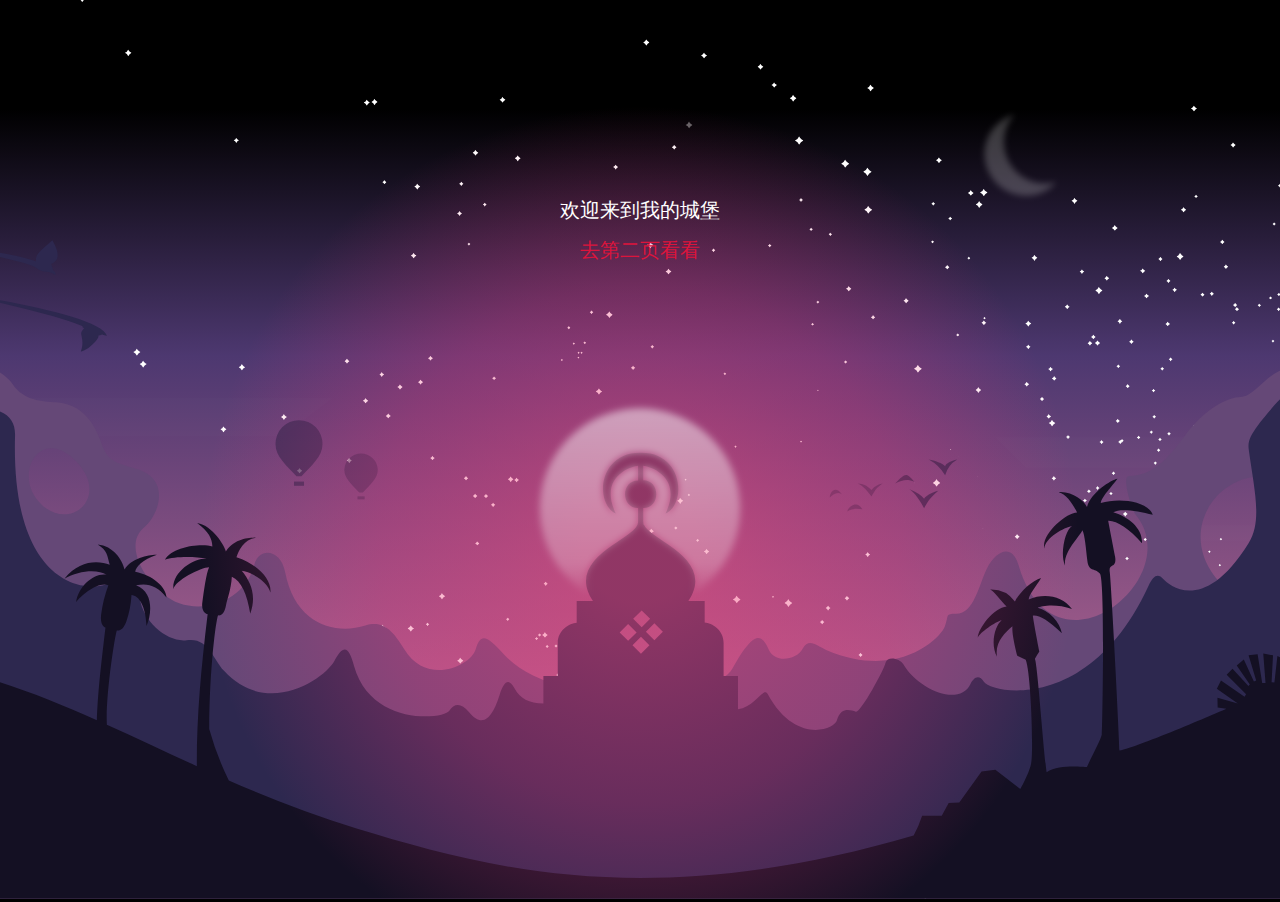
<file: index.html>
<!DOCTYPE html>
<html lang="en" >
<head>
<meta charset="UTF-8">
<title>主页</title>

<link rel="stylesheet" href="static/css/reset.min.css">
<link rel="stylesheet" href="static/css/style.css">
	
<link rel="icon" type="image/x-ico" href="favicon.ico"/>
<link rel="shortcut icon" href="favicon.ico" type="image/x-icon">



</head>
<body>
<audio style="display: none"  id="music">
  <source src="http://music.163.com/song/media/outer/url?id=1430319727.mp3" 
		  autoplay
		  loop
		  type="audio/mpeg">
</audio>
<div id="draw">
  <svg xmlns="http://www.w3.org/2000/svg" xmlns:xlink="http://www.w3.org/1999/xlink" viewBox="0 250 1000 563">
    <defs>
      <style>
        .cls-1,
        .cls-21,
        .cls-4,
        .cls-5 {
          fill: #fff;
        }

        .cls-2 {
          fill: url(#gradiant1);
        }

        .cls-3 {
          opacity: 0.89;
        }

        .cls-4 {
          opacity: 0.43;
        }

        .cls-5 {
          opacity: 0.34;
        }

        .cloud {
          fill: #fff4f7;
          opacity: 0.16;
        }

        .cls-7 {
          fill: #654877;
        }

        .cls-8 {
          opacity: 0.69;
        }

        .cls-11,
        .cls-12,
        .cls-13,
        .cls-14,
        .cls-15,
        .cls-16,
        .cls-9 {
          fill: #2d284f;
        }

        .cls-10 {
          opacity: 0.49;
        }

        .cls-11 {
          opacity: 0.96;
        }

        .cls-12 {
          opacity: 0.92;
        }

        .cls-13 {
          opacity: 0.9;
        }

        .cls-14 {
          opacity: 0.62;
        }

        .cls-15 {
          opacity: 0.58;
        }

        .cls-16 {
          opacity: 0.56;
        }

        .cls-17 {
          fill: #141023;
        }

        .cls-18 {
          fill: url(#gradiant2);
        }

        .cls-19 {
          filter: url(#blur);
        }

        .cls-20 {
          fill: url(#gradiant3);
        }

        .cls-21 {
          opacity: 0;
        }
      </style>
      <linearGradient id="gradiant1" x1="500" y1="10.35" x2="500" y2="710.44" gradientUnits="userSpaceOnUse">
        <stop offset="0.2" stop-color="#000000" />
        <stop offset="0.42" stop-color="#4d3870" />
        <stop offset="1" stop-color="#ff83a7" />
      </linearGradient>
      <radialGradient id="gradiant2" cx="500" cy="591.82" r="280.24" gradientUnits="userSpaceOnUse">
        <stop offset="0.13" stop-color="#f4457b" stop-opacity="0.5" />
        <stop offset="0.58" stop-color="#f2387b" stop-opacity="0.3" />
        <stop offset="0.98" stop-color="#f4377f" stop-opacity="0" />
      </radialGradient>
      <filter id="blur" name="blur">
        <feGaussianBlur stdDeviation="2" in="SourceGraphic" />
      </filter>
      <linearGradient id="gradiant3" x1="500" y1="357.2" x2="500" y2="257.62" gradientUnits="userSpaceOnUse">
        <stop offset="0" stop-color="#fff" stop-opacity="0" />
        <stop offset="0.2" stop-color="#fff" stop-opacity="0.5" />
        <stop offset="1" stop-color="#fff" />
      </linearGradient>
      <symbol id="star" data-name="star" viewBox="0 0 6.29 6.29">
        <path class="cls-1" d="M6.29,3.14A7.21,7.21,0,0,0,3.14,6.29,5.76,5.76,0,0,0,0,3.14,5.34,5.34,0,0,0,3.14,0C3.41,1,4.4,2.08,6.29,3.14Z" />
      </symbol>
    </defs>
    <g id="sky">
      <polygon class="cls-2" points="0 0 0 250 0 811.21 1000 811.21 1000 250 1000 0 0 0" />
      <use width="6.29" height="6.29" transform="translate(926.11 321.87) scale(0.58)" xlink:href="#star" />
      <use width="6.29" height="6.29" transform="translate(824.93 322.03) scale(0.42)" xlink:href="#star" />
      <use width="6.29" height="6.29" transform="translate(566.38 251.11) scale(0.79)" xlink:href="#star" />
      <use width="6.29" height="6.29" transform="translate(430.44 304.1) scale(0.3)" xlink:href="#star" />
      <use width="6.29" height="6.29" transform="translate(318.23 362.89) scale(0.23)" xlink:href="#star" />
      <use width="6.29" height="6.29" transform="translate(295.31 381.01) scale(0.22)" xlink:href="#star" />
      <use width="6.29" height="6.29" transform="translate(292.33 388.81) scale(0.25)" xlink:href="#star" />
      <use width="6.29" height="6.29" transform="translate(595.61 254.47) scale(0.68)" xlink:href="#star" />
      <use width="6.29" height="6.29" transform="translate(815.69 237.29) scale(0.61)" xlink:href="#star" />
      <use width="6.29" height="6.29" transform="translate(350.54 343.5) scale(0.23)" xlink:href="#star" />
      <use width="6.29" height="6.29" transform="translate(398.14 317.17) scale(0.18)" xlink:href="#star" />
      <use width="6.29" height="6.29" transform="translate(497.55 212.97) scale(0.27)" xlink:href="#star" />
      <use width="6.29" height="6.29" transform="translate(314.79 350.86) scale(0.39)" xlink:href="#star" />
      <use width="6.29" height="6.29" transform="translate(454.16 294.69) scale(0.13)" xlink:href="#star" />
      <use width="6.29" height="6.29" transform="translate(466.22 203.67) scale(0.35)" xlink:href="#star" />
      <use width="6.29" height="6.29" transform="translate(265.46 277.6) scale(0.52)" xlink:href="#star" />
      <use width="6.29" height="6.29" transform="translate(369.38 124.26) scale(0.45)" xlink:href="#star" />
      <use width="6.29" height="6.29" transform="translate(333.22 286.4) scale(0.62)" xlink:href="#star" />
      <use width="6.29" height="6.29" transform="translate(443.53 332.31) scale(0.35)" xlink:href="#star" />
      <g class="cls-3">
        <path class="cls-4" d="M532.8-89.8a4.82,4.82,0,0,0-2.13,2.13,3.88,3.88,0,0,0-2.13-2.13,3.66,3.66,0,0,0,2.13-2.13C530.85-91.23,531.52-90.52,532.8-89.8Z" transform="translate(0 250)" />
      </g>
      <use width="6.29" height="6.29" transform="translate(421.12 327.87) scale(0.28)" xlink:href="#star" />
      <use width="6.29" height="6.29" transform="translate(495.32 223.56) scale(0.28)" xlink:href="#star" />
      <use width="6.29" height="6.29" transform="translate(482.4 285.5) scale(0.14)" xlink:href="#star" />
      <use width="6.29" height="6.29" transform="translate(223.75 356.41) scale(0.57)" xlink:href="#star" />
      <use width="6.29" height="6.29" transform="translate(566.29 91.7) scale(0.36)" xlink:href="#star" />
      <use width="6.29" height="6.29" transform="translate(506.9 268.62) scale(0.27)" xlink:href="#star" />
      <use width="6.29" height="6.29" transform="translate(495.13 82.69) scale(0.58)" xlink:href="#star" />
      <use width="6.29" height="6.29" transform="translate(320.91 140.14) scale(0.61)" xlink:href="#star" />
      <use width="6.29" height="6.29" transform="translate(207.65 164.9) scale(0.02)" xlink:href="#star" />
      <use width="6.29" height="6.29" transform="translate(349.66 74.71) scale(0.27)" xlink:href="#star" />
      <use width="6.29" height="6.29" transform="translate(112.44 151.25) scale(0.41)" xlink:href="#star" />
      <use width="6.29" height="6.29" transform="translate(243.15 49.77) scale(0.52)" xlink:href="#star" />
      <use width="6.29" height="6.29" transform="translate(221.64 66.62) scale(0.6)" xlink:href="#star" />
      <use width="6.29" height="6.29" transform="translate(119.43 101.2) scale(0.31)" xlink:href="#star" />
      <use width="6.29" height="6.29" transform="translate(217.08 32.75) scale(0.61)" xlink:href="#star" />
      <use width="6.29" height="6.29" transform="translate(135.55 73.25) scale(0.5)" xlink:href="#star" />
      <use width="6.29" height="6.29" transform="translate(65.38 89.77) scale(0.23)" xlink:href="#star" />
      <use width="6.29" height="6.29" transform="translate(80.82 87.96) scale(0.24)" xlink:href="#star" />
      <use width="6.29" height="6.29" transform="translate(80.7 91.04) scale(0.24)" xlink:href="#star" />
      <use width="6.29" height="6.29" transform="translate(87.78 87.84) scale(0.26)" xlink:href="#star" />
      <use width="6.29" height="6.29" transform="translate(87.65 90.8) scale(0.25)" xlink:href="#star" />
      <use width="6.29" height="6.29" transform="translate(163.75 87.04) scale(0.61)" xlink:href="#star" />
      <use width="6.29" height="6.29" transform="translate(195.78 92.07) scale(0.17)" xlink:href="#star" />
      <use width="6.29" height="6.29" transform="translate(403.84 134.29) scale(0.55)" xlink:href="#star" />
      <use width="6.29" height="6.29" transform="translate(610.24 93.51) scale(0.34)" xlink:href="#star" />
      <use width="6.29" height="6.29" transform="translate(861.69 123.36) scale(0.23)" xlink:href="#star" />
      <use width="6.29" height="6.29" transform="translate(851.96 126.62) scale(0.23)" xlink:href="#star" />
      <use width="6.29" height="6.29" transform="translate(616.92 78.79) scale(0.3)" xlink:href="#star" />
      <use width="6.29" height="6.29" transform="translate(540.44 113.79) scale(0.5)" xlink:href="#star" />
      <use width="6.29" height="6.29" transform="translate(339.3 140.34) scale(0.67)" xlink:href="#star" />
      <use width="6.29" height="6.29" transform="translate(193.91 155.06) scale(0.27)" xlink:href="#star" />
      <use width="6.29" height="6.29" transform="translate(142.79 164.64) scale(0.23)" xlink:href="#star" />
      <use width="6.29" height="6.29" transform="translate(117.36 163.85) scale(0.5)" xlink:href="#star" />
      <use width="6.29" height="6.29" transform="translate(167.7 170.85) scale(0.06)" xlink:href="#star" />
      <use width="6.29" height="6.29" transform="translate(503.3 182.35) scale(0.36)" xlink:href="#star" />
      <use width="6.29" height="6.29" transform="translate(520.65 134.41) scale(0.51)" xlink:href="#star" />
      <use width="6.29" height="6.29" transform="translate(579.85 98.71) scale(0.62)" xlink:href="#star" />
      <use width="6.29" height="6.29" transform="translate(492.64 168.07) scale(0.47)" xlink:href="#star" />
      <use width="6.29" height="6.29" transform="translate(482.35 278.07) scale(0.23)" xlink:href="#star" />
      <use width="6.29" height="6.29" transform="translate(161.28 234.41) scale(0.48)" xlink:href="#star" />
      <use width="6.29" height="6.29" transform="translate(130.38 241.58) scale(0.47)" xlink:href="#star" />
      <use width="6.29" height="6.29" transform="translate(132.21 238.87) scale(0.46)" xlink:href="#star" />
      <use width="6.29" height="6.29" transform="translate(136.67 244.4) scale(0.46)" xlink:href="#star" />
      <use width="6.29" height="6.29" transform="translate(429.82 334.32) scale(0.1)" xlink:href="#star" />
      <use width="6.29" height="6.29" transform="translate(496.23 187.67) scale(0.35)" xlink:href="#star" />
      <use width="6.29" height="6.29" transform="translate(889.38 248.44) scale(0.48)" xlink:href="#star" />
      <use width="6.29" height="6.29" transform="translate(928.86 247.21) scale(0.8)" xlink:href="#star" />
      <use width="6.29" height="6.29" transform="translate(863.74 239.93) scale(0.39)" xlink:href="#star" />
      <use width="6.29" height="6.29" transform="translate(862.72 234.8) scale(0.6)" xlink:href="#star" />
      <use width="6.29" height="6.29" transform="translate(617.99 87.83) scale(0.32)" xlink:href="#star" />
      <use width="6.29" height="6.29" transform="translate(491.9 226.46) scale(0.26)" xlink:href="#star" />
      <use width="6.29" height="6.29" transform="translate(395.85 289.41) scale(0.51)" xlink:href="#star" />
      <use width="6.29" height="6.29" transform="translate(154.62 285.38) scale(0.43)" xlink:href="#star" />
      <use width="6.29" height="6.29" transform="translate(111.14 178.76) scale(0.5)" xlink:href="#star" />
      <use width="6.29" height="6.29" transform="translate(146.57 121.88) scale(0.58)" xlink:href="#star" />
      <use width="6.29" height="6.29" transform="translate(158.48 101.65) scale(0.38)" xlink:href="#star" />
      <use width="6.29" height="6.29" transform="translate(12.56 170.23) scale(0.86)" xlink:href="#star" />
      <use width="6.29" height="6.29" transform="translate(21.35 224.18) scale(0.89)" xlink:href="#star" />
      <use width="6.29" height="6.29" transform="translate(112.43 402.48) scale(0.58)" xlink:href="#star" />
      <use width="6.29" height="6.29" transform="translate(303.99 358.96) scale(0.38)" xlink:href="#star" />
      <use width="6.29" height="6.29" transform="translate(475.96 281.84) scale(0.3)" xlink:href="#star" />
      <use width="6.29" height="6.29" transform="translate(152.51 336.89) scale(0.41)" xlink:href="#star" />
      <use width="6.29" height="6.29" transform="translate(107.76 375.93) scale(0.45)" xlink:href="#star" />
      <use width="6.29" height="6.29" transform="translate(267.99 403.04) scale(0.2)" xlink:href="#star" />
      <use width="6.29" height="6.29" transform="translate(355.74 389.78) scale(0.36)" xlink:href="#star" />
      <use width="6.29" height="6.29" transform="translate(607.79 428.43) scale(0.43)" xlink:href="#star" />
      <use width="6.29" height="6.29" transform="translate(768.45 446.22) scale(0.52)" xlink:href="#star" />
      <use width="6.29" height="6.29" transform="translate(853.77 404.25) scale(0.57)" xlink:href="#star" />
      <use width="6.29" height="6.29" transform="translate(909.78 357.58) scale(0.39)" xlink:href="#star" />
      <use width="6.29" height="6.29" transform="translate(829.54 437.96) scale(0.48)" xlink:href="#star" />
      <use width="6.29" height="6.29" transform="translate(945.06 237.05) scale(0.88)" xlink:href="#star" />
      <use width="6.29" height="6.29" transform="translate(987.07 59.05) scale(0.32)" xlink:href="#star" />
      <use width="6.29" height="6.29" transform="translate(986.35 15.81) scale(0.31)" xlink:href="#star" />
      <use width="6.29" height="6.29" transform="translate(912.79 111.05) scale(0.35)" xlink:href="#star" />
      <use width="6.29" height="6.29" transform="translate(871.67 174.87) scale(0.23)" xlink:href="#star" />
      <use width="6.29" height="6.29" transform="translate(861.02 57.9) scale(0.57)" xlink:href="#star" />
      <use width="6.29" height="6.29" transform="translate(566.83 85.04) scale(0.32)" xlink:href="#star" />
      <use width="6.29" height="6.29" transform="translate(573.54 82.15) scale(0.35)" xlink:href="#star" />
      <use width="6.29" height="6.29" transform="translate(856.89 50.75) scale(0.66)" xlink:href="#star" />
      <use width="6.29" height="6.29" transform="translate(234.79 62.84) scale(0.38)" xlink:href="#star" />
      <use width="6.29" height="6.29" transform="translate(595.12 53.17) scale(0.33)" xlink:href="#star" />
      <use width="6.29" height="6.29" transform="translate(862.53 158.4) scale(0.26)" xlink:href="#star" />
      <use width="6.29" height="6.29" transform="translate(875.72 158.03) scale(0.23)" xlink:href="#star" />
      <use width="6.29" height="6.29" transform="translate(835.98 121.8) scale(0.29)" xlink:href="#star" />
      <use width="6.29" height="6.29" transform="translate(680.03 97.94) scale(0.39)" xlink:href="#star" />
      <use width="6.29" height="6.29" transform="translate(627.03 84.59) scale(0.4)" xlink:href="#star" />
      <use width="6.29" height="6.29" transform="translate(620.62 80.99) scale(0.3)" xlink:href="#star" />
      <use width="6.29" height="6.29" transform="translate(561.22 94.99) scale(0.31)" xlink:href="#star" />
      <use width="6.29" height="6.29" transform="translate(506.31 159.76) scale(0.27)" xlink:href="#star" />
      <use width="6.29" height="6.29" transform="translate(500.28 167.83) scale(0.49)" xlink:href="#star" />
      <use width="6.29" height="6.29" transform="translate(485.39 177.25) scale(0.49)" xlink:href="#star" />
      <use width="6.29" height="6.29" transform="translate(471.47 188.11) scale(0.41)" xlink:href="#star" />
      <use width="6.29" height="6.29" transform="translate(480.02 214.41) scale(0.39)" xlink:href="#star" />
      <use width="6.29" height="6.29" transform="translate(484.93 250.32) scale(0.16)" xlink:href="#star" />
      <use width="6.29" height="6.29" transform="translate(493.46 255.67) scale(0.38)" xlink:href="#star" />
      <use width="6.29" height="6.29" transform="translate(203.62 142.17) scale(0.02)" xlink:href="#star" />
      <use width="6.29" height="6.29" transform="translate(215 140.82) scale(0.23)" xlink:href="#star" />
      <use width="6.29" height="6.29" transform="translate(302.5 124.44) scale(0.35)" xlink:href="#star" />
      <use width="6.29" height="6.29" transform="translate(434.74 138.93) scale(0.54)" xlink:href="#star" />
      <use width="6.29" height="6.29" transform="translate(490.79 147.65) scale(0.29)" xlink:href="#star" />
      <use width="6.29" height="6.29" transform="translate(516.93 122.28) scale(0.84)" xlink:href="#star" />
      <use width="6.29" height="6.29" transform="translate(592.83 79.9) scale(0.46)" xlink:href="#star" />
      <use width="6.29" height="6.29" transform="translate(608.3 82.1) scale(0.54)" xlink:href="#star" />
      <use width="6.29" height="6.29" transform="translate(621.79 100.51) scale(0.36)" xlink:href="#star" />
      <use width="6.29" height="6.29" transform="translate(735.82 90.23) scale(0.37)" xlink:href="#star" />
      <use width="6.29" height="6.29" transform="translate(857.94 96.38) scale(0.33)" xlink:href="#star" />
      <use width="6.29" height="6.29" transform="translate(847.64 98.94) scale(0.35)" xlink:href="#star" />
      <use width="6.29" height="6.29" transform="translate(834.29 88.05) scale(0.45)" xlink:href="#star" />
      <use width="6.29" height="6.29" transform="translate(633.68 88.56) scale(0.4)" xlink:href="#star" />
      <use width="6.29" height="6.29" transform="translate(603.73 70.56) scale(0.4)" xlink:href="#star" />
      <use width="6.29" height="6.29" transform="translate(544.19 85.07) scale(0.44)" xlink:href="#star" />
      <use width="6.29" height="6.29" transform="translate(497.94 140.93) scale(0.4)" xlink:href="#star" />
      <use width="6.29" height="6.29" transform="translate(476.43 148.31) scale(0.47)" xlink:href="#star" />
      <use width="6.29" height="6.29" transform="translate(468.52 144.41) scale(0.51)" xlink:href="#star" />
      <use width="6.29" height="6.29" transform="translate(514.95 104.05) scale(0.48)" xlink:href="#star" />
      <use width="6.29" height="6.29" transform="translate(631.39 54.67) scale(0.37)" xlink:href="#star" />
      <use width="6.29" height="6.29" transform="translate(675.41 49.73) scale(0.5)" xlink:href="#star" />
      <use width="6.29" height="6.29" transform="translate(667.99 51.65) scale(0.47)" xlink:href="#star" />
      <use width="6.29" height="6.29" transform="translate(685.01 44.03) scale(0.56)" xlink:href="#star" />
      <use width="6.29" height="6.29" transform="translate(639.29 41.57) scale(0.54)" xlink:href="#star" />
      <use width="6.29" height="6.29" transform="translate(482.07 44.88) scale(0.68)" xlink:href="#star" />
      <use width="6.29" height="6.29" transform="translate(397.76 51.32) scale(0.41)" xlink:href="#star" />
      <use width="6.29" height="6.29" transform="translate(433.65 51.26) scale(0.68)" xlink:href="#star" />
      <use width="6.29" height="6.29" transform="translate(541.61 31.93) scale(0.39)" xlink:href="#star" />
      <use width="6.29" height="6.29" transform="translate(644.66 35.38) scale(0.6)" xlink:href="#star" />
      <use width="6.29" height="6.29" transform="translate(565.62 35.35) scale(0.34)" xlink:href="#star" />
      <use width="6.29" height="6.29" transform="translate(359.69 48.32) scale(0.31)" xlink:href="#star" />
      <use width="6.29" height="6.29" transform="translate(297.93 47.31) scale(0.36)" xlink:href="#star" />
      <use width="6.29" height="6.29" transform="translate(290.86 46.94) scale(0.37)" xlink:href="#star" />
      <use width="6.29" height="6.29" transform="translate(341.98 40.9) scale(0.32)" xlink:href="#star" />
      <use width="6.29" height="6.29" transform="translate(382.18 39.37) scale(0.4)" xlink:href="#star" />
      <use width="6.29" height="6.29" transform="translate(299.46 36.94) scale(0.4)" xlink:href="#star" />
      <use width="6.29" height="6.29" transform="translate(146.93 39.69) scale(0.63)" xlink:href="#star" />
      <use width="6.29" height="6.29" transform="translate(111.81 40.74) scale(0.45)" xlink:href="#star" />
      <use width="6.29" height="6.29" transform="translate(101.64 39.88) scale(0.4)" xlink:href="#star" />
      <use width="6.29" height="6.29" transform="translate(51.96 42.29) scale(0.32)" xlink:href="#star" />
      <use width="6.29" height="6.29" transform="translate(15.76 38.65) scale(0.54)" xlink:href="#star" />
      <use width="6.29" height="6.29" transform="translate(12.75 20.05) scale(0.67)" xlink:href="#star" />
      <use width="6.29" height="6.29" transform="translate(13.76 2.92) scale(0.73)" xlink:href="#star" />
      <use width="6.29" height="6.29" transform="translate(48.77 31.42) scale(0.42)" xlink:href="#star" />
      <use width="6.29" height="6.29" transform="translate(190.25 60.33) scale(0.59)" xlink:href="#star" />
      <use width="6.29" height="6.29" transform="translate(269.96 59.95) scale(0.38)" xlink:href="#star" />
      <use width="6.29" height="6.29" transform="translate(480.17 65.05) scale(0.59)" xlink:href="#star" />
      <use width="6.29" height="6.29" transform="translate(593.84 45.13) scale(0.31)" xlink:href="#star" />
      <use width="6.29" height="6.29" transform="translate(644.53 57.98) scale(0.47)" xlink:href="#star" />
      <use width="6.29" height="6.29" transform="translate(693.31 49.33) scale(0.51)" xlink:href="#star" />
      <use width="6.29" height="6.29" transform="translate(780.87 36.21) scale(0.6)" xlink:href="#star" />
      <use width="6.29" height="6.29" transform="translate(848.43 21.72) scale(0.91)" xlink:href="#star" />
      <use width="6.29" height="6.29" transform="translate(900.3 8.33) scale(0.55)" xlink:href="#star" />
      <use width="6.29" height="6.29" transform="translate(924.96 2.78) scale(0.43)" xlink:href="#star" />
      <use width="6.29" height="6.29" transform="translate(940.18 5.53) scale(0.34)" xlink:href="#star" />
      <use width="6.29" height="6.29" transform="translate(939.91 1.35) scale(0.38)" xlink:href="#star" />
      <use width="6.29" height="6.29" transform="translate(945.94 3.55) scale(0.34)" xlink:href="#star" />
      <use width="6.29" height="6.29" transform="translate(939.41 55.73) scale(0.25)" xlink:href="#star" />
      <use width="6.29" height="6.29" transform="translate(924.66 111.76) scale(0.39)" xlink:href="#star" />
      <use width="6.29" height="6.29" transform="translate(918.13 143.18) scale(0.39)" xlink:href="#star" />
      <use width="6.29" height="6.29" transform="translate(908.34 180.23) scale(0.38)" xlink:href="#star" />
      <use width="6.29" height="6.29" transform="translate(908.34 219.45) scale(0.48)" xlink:href="#star" />
      <use width="6.29" height="6.29" transform="translate(907.62 231.71) scale(0.56)" xlink:href="#star" />
      <use width="6.29" height="6.29" transform="translate(896.29 250.95) scale(0.63)" xlink:href="#star" />
      <use width="6.29" height="6.29" transform="translate(857.03 286.09) scale(0.49)" xlink:href="#star" />
      <use width="6.29" height="6.29" transform="translate(835.62 316.28) scale(0.45)" xlink:href="#star" />
      <use width="6.29" height="6.29" transform="translate(830.89 322.62) scale(0.49)" xlink:href="#star" />
      <use width="6.29" height="6.29" transform="translate(865.81 207.48) scale(0.31)" xlink:href="#star" />
      <use width="6.29" height="6.29" transform="translate(734.83 297.11) scale(0.55)" xlink:href="#star" />
      <use width="6.29" height="6.29" transform="translate(709.03 358.54) scale(0.33)" xlink:href="#star" />
      <use width="6.29" height="6.29" transform="translate(698.2 365.21) scale(0.38)" xlink:href="#star" />
      <use width="6.29" height="6.29" transform="translate(780.74 264.03) scale(0.56)" xlink:href="#star" />
      <use width="6.29" height="6.29" transform="translate(839.36 161.88) scale(0.29)" xlink:href="#star" />
      <use width="6.29" height="6.29" transform="translate(821.74 133.83) scale(0.37)" xlink:href="#star" />
      <use width="6.29" height="6.29" transform="translate(803.21 133.74) scale(0.46)" xlink:href="#star" />
      <use width="6.29" height="6.29" transform="translate(514.08 196.69) scale(0.43)" xlink:href="#star" />
      <use width="6.29" height="6.29" transform="translate(453.79 312.33) scale(0.11)" xlink:href="#star" />
      <use width="6.29" height="6.29" transform="translate(435.31 321.19) scale(0.22)" xlink:href="#star" />
      <use width="6.29" height="6.29" transform="translate(499.91 266.07) scale(0.3)" xlink:href="#star" />
      <use width="6.29" height="6.29" transform="translate(555.01 120.56) scale(0.69)" xlink:href="#star" />
      <use width="6.29" height="6.29" transform="translate(567.97 112.65) scale(0.47)" xlink:href="#star" />
      <use width="6.29" height="6.29" transform="translate(482.01 271.49) scale(0.28)" xlink:href="#star" />
      <use width="6.29" height="6.29" transform="translate(371.06 322.89) scale(0.51)" xlink:href="#star" />
      <use width="6.29" height="6.29" transform="translate(351.59 329.92) scale(0.43)" xlink:href="#star" />
      <use width="6.29" height="6.29" transform="translate(372.44 333.47) scale(0.27)" xlink:href="#star" />
      <use width="6.29" height="6.29" transform="translate(489.93 235.49) scale(0.35)" xlink:href="#star" />
      <use width="6.29" height="6.29" transform="translate(497.4 233.37) scale(0.48)" xlink:href="#star" />
      <use width="6.29" height="6.29" transform="translate(385.32 315.87) scale(0.34)" xlink:href="#star" />
      <use width="6.29" height="6.29" transform="translate(340.6 369.39) scale(0.55)" xlink:href="#star" />
      <use width="6.29" height="6.29" transform="translate(336.2 362.74) scale(0.41)" xlink:href="#star" />
      <use width="6.29" height="6.29" transform="translate(350.16 365.77) scale(0.56)" xlink:href="#star" />
      <use width="6.29" height="6.29" transform="translate(279.61 407.06) scale(0.32)" xlink:href="#star" />
      <use width="6.29" height="6.29" transform="translate(276.71 416.34) scale(0.25)" xlink:href="#star" />
      <use width="6.29" height="6.29" transform="translate(269.05 444.91) scale(0.3)" xlink:href="#star" />
      <use width="6.29" height="6.29" transform="translate(269.28 471.26) scale(0.34)" xlink:href="#star" />
      <use width="6.29" height="6.29" transform="translate(272.46 481.98) scale(0.38)" xlink:href="#star" />
      <use width="6.29" height="6.29" transform="translate(277.16 494.5) scale(0.41)" xlink:href="#star" />
      <use width="6.29" height="6.29" transform="translate(342.75 332.12) scale(0.38)" xlink:href="#star" />
      <use width="6.29" height="6.29" transform="translate(356.16 339.51) scale(0.37)" xlink:href="#star" />
      <use width="6.29" height="6.29" transform="translate(339.77 350.03) scale(0.43)" xlink:href="#star" />
      <use width="6.29" height="6.29" transform="translate(293.75 375.14) scale(0.2)" xlink:href="#star" />
      <use width="6.29" height="6.29" transform="translate(271.26 395.84) scale(0.24)" xlink:href="#star" />
      <use width="6.29" height="6.29" transform="translate(257.35 409.92) scale(0.23)" xlink:href="#star" />
      <use width="6.29" height="6.29" transform="translate(254.4 415.54) scale(0.27)" xlink:href="#star" />
      <use width="6.29" height="6.29" transform="translate(247.08 422.32) scale(0.33)" xlink:href="#star" />
      <use width="6.29" height="6.29" transform="translate(216.72 452.38) scale(0.44)" xlink:href="#star" />
      <use width="6.29" height="6.29" transform="translate(205.36 455.37) scale(0.48)" xlink:href="#star" />
      <use width="6.29" height="6.29" transform="translate(215.66 430.46) scale(0.5)" xlink:href="#star" />
      <use width="6.29" height="6.29" transform="translate(176.78 382.66) scale(0.68)" xlink:href="#star" />
      <use width="6.29" height="6.29" transform="translate(105.82 362.58) scale(0.36)" xlink:href="#star" />
      <use width="6.29" height="6.29" transform="translate(77.9 361.7) scale(0.34)" xlink:href="#star" />
      <use width="6.29" height="6.29" transform="translate(73.81 366.83) scale(0.36)" xlink:href="#star" />
      <use width="6.29" height="6.29" transform="translate(76.61 377.61) scale(0.41)" xlink:href="#star" />
      <use width="6.29" height="6.29" transform="translate(77.56 393.13) scale(0.49)" xlink:href="#star" />
      <use width="6.29" height="6.29" transform="translate(70.05 392.83) scale(0.5)" xlink:href="#star" />
      <use width="6.29" height="6.29" transform="translate(121.38 302.11) scale(0.35)" xlink:href="#star" />
      <use width="6.29" height="6.29" transform="translate(104.21 294.66) scale(0.34)" xlink:href="#star" />
      <use width="6.29" height="6.29" transform="translate(91.16 285.38) scale(0.35)" xlink:href="#star" />
      <use width="6.29" height="6.29" transform="translate(60.27 248.15) scale(0.55)" xlink:href="#star" />
      <use width="6.29" height="6.29" transform="translate(46.94 228.7) scale(0.72)" xlink:href="#star" />
      <use width="6.29" height="6.29" transform="translate(47.98 224) scale(0.73)" xlink:href="#star" />
      <use width="6.29" height="6.29" transform="translate(47.49 241.71) scale(0.62)" xlink:href="#star" />
      <use width="6.29" height="6.29" transform="translate(45.98 291.32) scale(0.36)" xlink:href="#star" />
      <use width="6.29" height="6.29" transform="translate(45.08 312.46) scale(0.3)" xlink:href="#star" />
      <use width="6.29" height="6.29" transform="translate(38.51 316.24) scale(0.29)" xlink:href="#star" />
      <use width="6.29" height="6.29" transform="translate(29.19 317.65) scale(0.3)" xlink:href="#star" />
      <use width="6.29" height="6.29" transform="translate(28.8 314.17) scale(0.32)" xlink:href="#star" />
      <use width="6.29" height="6.29" transform="translate(70.1 168.42) scale(0.51)" xlink:href="#star" />
      <use width="6.29" height="6.29" transform="translate(76.93 168.4) scale(0.48)" xlink:href="#star" />
      <use width="6.29" height="6.29" transform="translate(103.71 217.87) scale(0.47)" xlink:href="#star" />
      <use width="6.29" height="6.29" transform="translate(111.83 260.16) scale(0.43)" xlink:href="#star" />
      <use width="6.29" height="6.29" transform="translate(111.07 295.26) scale(0.35)" xlink:href="#star" />
      <use width="6.29" height="6.29" transform="translate(110.85 299.54) scale(0.34)" xlink:href="#star" />
      <use width="6.29" height="6.29" transform="translate(212.24 264.51) scale(0.59)" xlink:href="#star" />
      <use width="6.29" height="6.29" transform="translate(466.72 286.69) scale(0.07)" xlink:href="#star" />
      <use width="6.29" height="6.29" transform="translate(503.38 284.76) scale(0.31)" xlink:href="#star" />
      <use width="6.29" height="6.29" transform="translate(329.82 345.41) scale(0.26)" xlink:href="#star" />
      <use width="6.29" height="6.29" transform="translate(311.5 357.86) scale(0.17)" xlink:href="#star" />
      <use width="6.29" height="6.29" transform="translate(318.96 353.76) scale(0.28)" xlink:href="#star" />
      <use width="6.29" height="6.29" transform="translate(372.92 311.16) scale(0.49)" xlink:href="#star" />
      <use width="6.29" height="6.29" transform="translate(311.81 315.15) scale(0.3)" xlink:href="#star" />
      <use width="6.29" height="6.29" transform="translate(116.91 345.52) scale(0.33)" xlink:href="#star" />
      <use width="6.29" height="6.29" transform="translate(91.46 360.28) scale(0.33)" xlink:href="#star" />
      <use width="6.29" height="6.29" transform="translate(245.5 372.09) scale(0.29)" xlink:href="#star" />
      <use width="6.29" height="6.29" transform="translate(442.26 324.29) scale(0.22)" xlink:href="#star" />
      <use width="6.29" height="6.29" transform="translate(486.74 288.97) scale(0.21)" xlink:href="#star" />
      <use width="6.29" height="6.29" transform="translate(386.47 328.93) scale(0.41)" xlink:href="#star" />
      <use width="6.29" height="6.29" transform="translate(300.62 365.77) scale(0.25)" xlink:href="#star" />
      <use width="6.29" height="6.29" transform="translate(306.9 362.48) scale(0.23)" xlink:href="#star" />
      <use width="6.29" height="6.29" transform="translate(489.55 308.82) scale(0.3)" xlink:href="#star" />
      <use width="6.29" height="6.29" transform="translate(495.74 177.17) scale(0.37)" xlink:href="#star" />
      <use width="6.29" height="6.29" transform="translate(489.2 191.89) scale(0.47)" xlink:href="#star" />
      <use width="6.29" height="6.29" transform="translate(478.21 293.08) scale(0.2)" xlink:href="#star" />
      <use width="6.29" height="6.29" transform="translate(454.76 304.78) scale(0.2)" xlink:href="#star" />
      <use width="6.29" height="6.29" transform="translate(489.71 280.68) scale(0.17)" xlink:href="#star" />
      <use width="6.29" height="6.29" transform="translate(582.08 110.83) scale(0.42)" xlink:href="#star" />
      <use width="6.29" height="6.29" transform="translate(595.87 116.58) scale(0.45)" xlink:href="#star" />
      <use width="6.29" height="6.29" transform="translate(592.69 132.53) scale(0.76)" xlink:href="#star" />
      <use width="6.29" height="6.29" transform="translate(559.42 168.2) scale(0.55)" xlink:href="#star" />
      <use width="6.29" height="6.29" transform="translate(545.98 172.78) scale(0.61)" xlink:href="#star" />
      <use width="6.29" height="6.29" transform="translate(861.67 202.54) scale(0.45)" xlink:href="#star" />
      <use width="6.29" height="6.29" transform="translate(868.31 191.88) scale(0.3)" xlink:href="#star" />
      <use width="6.29" height="6.29" transform="translate(865.04 187.96) scale(0.35)" xlink:href="#star" />
      <use width="6.29" height="6.29" transform="translate(649.78 185.46) scale(0.73)" xlink:href="#star" />
      <use width="6.29" height="6.29" transform="translate(537.28 248.42) scale(0.47)" xlink:href="#star" />
      <use width="6.29" height="6.29" transform="translate(551.98 261.33) scale(0.5)" xlink:href="#star" />
      <use width="6.29" height="6.29" transform="translate(702.78 337.26) scale(0.54)" xlink:href="#star" />
      <use width="6.29" height="6.29" transform="translate(687.08 372.66) scale(0.28)" xlink:href="#star" />
      <use width="6.29" height="6.29" transform="translate(587.04 393.13) scale(0.54)" xlink:href="#star" />
      <use width="6.29" height="6.29" transform="translate(570.4 419.17) scale(0.43)" xlink:href="#star" />
      <use width="6.29" height="6.29" transform="translate(568.26 446.56) scale(0.49)" xlink:href="#star" />
      <use width="6.29" height="6.29" transform="translate(583.96 444.92) scale(0.51)" xlink:href="#star" />
      <use width="6.29" height="6.29" transform="translate(659.3 431.31) scale(0.41)" xlink:href="#star" />
      <use width="6.29" height="6.29" transform="translate(669.41 431.96) scale(0.36)" xlink:href="#star" />
      <use width="6.29" height="6.29" transform="translate(617.47 422.63) scale(0.32)" xlink:href="#star" />
      <use width="6.29" height="6.29" transform="translate(323.36 379.12) scale(0.42)" xlink:href="#star" />
      <use width="6.29" height="6.29" transform="translate(323.46 384.22) scale(0.28)" xlink:href="#star" />
      <use width="6.29" height="6.29" transform="translate(330.49 365.96) scale(0.31)" xlink:href="#star" />
      <use width="6.29" height="6.29" transform="translate(379.87 345.89) scale(0.29)" xlink:href="#star" />
      <use width="6.29" height="6.29" transform="translate(363.31 352.3) scale(0.17)" xlink:href="#star" />
      <use width="6.29" height="6.29" transform="translate(293.91 398.06) scale(0.29)" xlink:href="#star" />
      <use width="6.29" height="6.29" transform="translate(286.07 398.85) scale(0.28)" xlink:href="#star" />
      <use width="6.29" height="6.29" transform="translate(288.85 401.15) scale(0.25)" xlink:href="#star" />
      <use width="6.29" height="6.29" transform="translate(306.01 390.82) scale(0.27)" xlink:href="#star" />
      <use width="6.29" height="6.29" transform="translate(607.2 459.91) scale(0.56)" xlink:href="#star" />
      <use width="6.29" height="6.29" transform="translate(629.44 462.63) scale(0.55)" xlink:href="#star" />
      <use width="6.29" height="6.29" transform="translate(677.09 471.64) scale(0.7)" xlink:href="#star" />
      <use width="6.29" height="6.29" transform="translate(710.38 471.69) scale(0.84)" xlink:href="#star" />
      <use width="6.29" height="6.29" transform="translate(806.7 433.38) scale(0.39)" xlink:href="#star" />
      <use width="6.29" height="6.29" transform="translate(845.7 400.12) scale(0.56)" xlink:href="#star" />
      <use width="6.29" height="6.29" transform="translate(861.18 378.3) scale(0.55)" xlink:href="#star" />
      <use width="6.29" height="6.29" transform="translate(894.83 337.98) scale(0.48)" xlink:href="#star" />
      <use width="6.29" height="6.29" transform="translate(901.82 334.05) scale(0.4)" xlink:href="#star" />
      <use width="6.29" height="6.29" transform="translate(881.25 365.21) scale(0.48)" xlink:href="#star" />
      <use width="6.29" height="6.29" transform="translate(812.31 425.67) scale(0.41)" xlink:href="#star" />
      <use width="6.29" height="6.29" transform="translate(794.14 436.78) scale(0.38)" xlink:href="#star" />
      <use width="6.29" height="6.29" transform="translate(781.3 430.76) scale(0.45)" xlink:href="#star" />
      <use width="6.29" height="6.29" transform="translate(773.55 399.46) scale(0.39)" xlink:href="#star" />
      <use width="6.29" height="6.29" transform="translate(773.84 392.44) scale(0.5)" xlink:href="#star" />
      <use width="6.29" height="6.29" transform="translate(716.34 408.22) scale(0.54)" xlink:href="#star" />
      <use width="6.29" height="6.29" transform="translate(558.16 439.73) scale(0.5)" xlink:href="#star" />
      <use width="6.29" height="6.29" transform="translate(637.85 416.98) scale(0.32)" xlink:href="#star" />
      <use width="6.29" height="6.29" transform="translate(742.39 356.86) scale(0.54)" xlink:href="#star" />
      <use width="6.29" height="6.29" transform="translate(830.05 295.27) scale(0.37)" xlink:href="#star" />
      <use width="6.29" height="6.29" transform="translate(841.48 283.39) scale(0.44)" xlink:href="#star" />
      <use width="6.29" height="6.29" transform="translate(835.68 287.32) scale(0.38)" xlink:href="#star" />
      <use width="6.29" height="6.29" transform="translate(799.15 301.02) scale(0.41)" xlink:href="#star" />
      <use width="6.29" height="6.29" transform="translate(811.06 290.4) scale(0.42)" xlink:href="#star" />
      <use width="6.29" height="6.29" transform="translate(862.74 220.87) scale(0.44)" xlink:href="#star" />
      <use width="6.29" height="6.29" transform="translate(860.15 176.17) scale(0.37)" xlink:href="#star" />
      <use width="6.29" height="6.29" transform="translate(864.59 175.91) scale(0.31)" xlink:href="#star" />
      <use width="6.29" height="6.29" transform="translate(840.13 192.37) scale(0.49)" xlink:href="#star" />
      <use width="6.29" height="6.29" transform="translate(855.02 214.68) scale(0.45)" xlink:href="#star" />
      <use width="6.29" height="6.29" transform="translate(868.63 172.21) scale(0.21)" xlink:href="#star" />
      <use width="6.29" height="6.29" transform="translate(895.74 154.34) scale(0.25)" xlink:href="#star" />
      <use width="6.29" height="6.29" transform="translate(901.66 151.47) scale(0.29)" xlink:href="#star" />
      <use width="6.29" height="6.29" transform="translate(878.17 185.99) scale(0.27)" xlink:href="#star" />
      <use width="6.29" height="6.29" transform="translate(873.38 210.93) scale(0.43)" xlink:href="#star" />
      <use width="6.29" height="6.29" transform="translate(884.95 217.27) scale(0.5)" xlink:href="#star" />
      <use width="6.29" height="6.29" transform="translate(920.45 226.14) scale(0.56)" xlink:href="#star" />
      <use width="6.29" height="6.29" transform="translate(925.03 301.3) scale(0.67)" xlink:href="#star" />
      <use width="6.29" height="6.29" transform="translate(932.56 336.84) scale(0.5)" xlink:href="#star" />
      <use width="6.29" height="6.29" transform="translate(935.59 343.18) scale(0.48)" xlink:href="#star" />
      <use width="6.29" height="6.29" transform="translate(972.3 303.97) scale(0.83)" xlink:href="#star" />
      <use width="6.29" height="6.29" transform="translate(991.17 119.21) scale(0.84)" xlink:href="#star" />
      <use width="6.29" height="6.29" transform="translate(984.05 87.08) scale(0.46)" xlink:href="#star" />
      <use width="6.29" height="6.29" transform="translate(982.77 79.25) scale(0.39)" xlink:href="#star" />
      <use width="6.29" height="6.29" transform="translate(937.97 108.72) scale(0.47)" xlink:href="#star" />
      <use width="6.29" height="6.29" transform="translate(913.98 138.81) scale(0.35)" xlink:href="#star" />
      <use width="6.29" height="6.29" transform="translate(910.01 174.36) scale(0.37)" xlink:href="#star" />
      <use width="6.29" height="6.29" transform="translate(910.04 191.7) scale(0.39)" xlink:href="#star" />
      <use width="6.29" height="6.29" transform="translate(918.1 183.13) scale(0.5)" xlink:href="#star" />
      <use width="6.29" height="6.29" transform="translate(940.64 116.02) scale(0.54)" xlink:href="#star" />
      <use width="6.29" height="6.29" transform="translate(948.91 78.59) scale(0.32)" xlink:href="#star" />
      <use width="6.29" height="6.29" transform="translate(903.6 119.31) scale(0.31)" xlink:href="#star" />
      <use width="6.29" height="6.29" transform="translate(869.81 161.11) scale(0.2)" xlink:href="#star" />
      <use width="6.29" height="6.29" transform="translate(874.63 166.21) scale(0.24)" xlink:href="#star" />
      <use width="6.29" height="6.29" transform="translate(838.55 134.07) scale(0.26)" xlink:href="#star" />
      <use width="6.29" height="6.29" transform="translate(613.96 97.38) scale(0.38)" xlink:href="#star" />
      <use width="6.29" height="6.29" transform="translate(530.81 128.4) scale(0.81)" xlink:href="#star" />
      <use width="6.29" height="6.29" transform="translate(509.11 178.43) scale(0.37)" xlink:href="#star" />
      <use width="6.29" height="6.29" transform="translate(502.35 196.8) scale(0.43)" xlink:href="#star" />
      <use width="6.29" height="6.29" transform="translate(484.99 202.32) scale(0.38)" xlink:href="#star" />
      <use width="6.29" height="6.29" transform="translate(515.44 169.77) scale(0.39)" xlink:href="#star" />
      <use width="6.29" height="6.29" transform="translate(753.51 80.87) scale(0.38)" xlink:href="#star" />
      <use width="6.29" height="6.29" transform="translate(778.18 67.38) scale(0.45)" xlink:href="#star" />
      <use width="6.29" height="6.29" transform="translate(740.68 66.78) scale(0.34)" xlink:href="#star" />
      <use width="6.29" height="6.29" transform="translate(612.94 86.75) scale(0.37)" xlink:href="#star" />
      <use width="6.29" height="6.29" transform="translate(572.58 97.55) scale(0.25)" xlink:href="#star" />
      <use width="6.29" height="6.29" transform="translate(507.72 142.82) scale(0.26)" xlink:href="#star" />
      <use width="6.29" height="6.29" transform="translate(576.3 106.81) scale(0.44)" xlink:href="#star" />
      <use width="6.29" height="6.29" transform="translate(625.23 66.49) scale(0.39)" xlink:href="#star" />
      <use width="6.29" height="6.29" transform="translate(623.71 59.97) scale(0.38)" xlink:href="#star" />
      <use width="6.29" height="6.29" transform="translate(544.22 95.98) scale(0.43)" xlink:href="#star" />
      <use width="6.29" height="6.29" transform="translate(475.44 173.65) scale(0.35)" xlink:href="#star" />
      <use width="6.29" height="6.29" transform="translate(470.11 172.63) scale(0.44)" xlink:href="#star" />
      <use width="6.29" height="6.29" transform="translate(415.79 92.93) scale(0.45)" xlink:href="#star" />
      <use width="6.29" height="6.29" transform="translate(362.72 101.92) scale(0.33)" xlink:href="#star" />
      <use width="6.29" height="6.29" transform="translate(254.28 153.58) scale(0.08)" xlink:href="#star" />
      <use width="6.29" height="6.29" transform="translate(243.61 176.61) scale(0.05)" xlink:href="#star" />
      <use width="6.29" height="6.29" transform="translate(240.85 180.52) scale(0.05)" xlink:href="#star" />
      <use width="6.29" height="6.29" transform="translate(224.22 158.6) scale(0.46)" xlink:href="#star" />
      <use width="6.29" height="6.29" transform="translate(261.92 89.63) scale(0.31)" xlink:href="#star" />
      <use width="6.29" height="6.29" transform="translate(275.2 81.34) scale(0.33)" xlink:href="#star" />
      <use width="6.29" height="6.29" transform="translate(229.19 102.78) scale(0.06)" xlink:href="#star" />
      <use width="6.29" height="6.29" transform="translate(164.73 185.3) scale(0.27)" xlink:href="#star" />
      <use width="6.29" height="6.29" transform="translate(158.89 203.65) scale(0.36)" xlink:href="#star" />
      <use width="6.29" height="6.29" transform="translate(176.67 136.63) scale(0.03)" xlink:href="#star" />
      <use width="6.29" height="6.29" transform="translate(264.86 29.08) scale(0.49)" xlink:href="#star" />
      <use width="6.29" height="6.29" transform="translate(316.97 2.47) scale(0.63)" xlink:href="#star" />
      <use width="6.29" height="6.29" transform="translate(338.18 2.28) scale(0.6)" xlink:href="#star" />
      <use width="6.29" height="6.29" transform="translate(362.16 9.58) scale(0.56)" xlink:href="#star" />
      <use width="6.29" height="6.29" transform="translate(373.49 9.26) scale(0.6)" xlink:href="#star" />
      <use width="6.29" height="6.29" transform="translate(553.42 75.96) scale(0.32)" xlink:href="#star" />
      <use width="6.29" height="6.29" transform="translate(573.7 62.57) scale(0.28)" xlink:href="#star" />
      <use width="6.29" height="6.29" transform="translate(584.92 56.32) scale(0.25)" xlink:href="#star" />
      <use width="6.29" height="6.29" transform="translate(609.06 33.6) scale(0.42)" xlink:href="#star" />
      <use width="6.29" height="6.29" transform="translate(540.94 145.09) scale(0.47)" xlink:href="#star" />
      <use width="6.29" height="6.29" transform="translate(524.9 151.62) scale(0.49)" xlink:href="#star" />
      <use width="6.29" height="6.29" transform="translate(501.92 238.94) scale(0.21)" xlink:href="#star" />
      <use width="6.29" height="6.29" transform="translate(457.84 297.21) scale(0.12)" xlink:href="#star" />
      <use width="6.29" height="6.29" transform="translate(467.88 320.41) scale(0.35)" xlink:href="#star" />
      <use width="6.29" height="6.29" transform="translate(444.73 297.58) scale(0.11)" xlink:href="#star" />
      <use width="6.29" height="6.29" transform="translate(428.89 287.03) scale(0.28)" xlink:href="#star" />
      <use width="6.29" height="6.29" transform="translate(313.73 183.89) scale(0.67)" xlink:href="#star" />
      <use width="6.29" height="6.29" transform="translate(250.78 121.08) scale(0.08)" xlink:href="#star" />
      <use width="6.29" height="6.29" transform="translate(254.01 115.25) scale(0.12)" xlink:href="#star" />
      <use width="6.29" height="6.29" transform="translate(211.59 124.91) scale(0.08)" xlink:href="#star" />
      <use width="6.29" height="6.29" transform="translate(123.12 195.75) scale(0.55)" xlink:href="#star" />
      <use width="6.29" height="6.29" transform="translate(105.84 208.25) scale(0.53)" xlink:href="#star" />
      <use width="6.29" height="6.29" transform="translate(101.58 204.36) scale(0.55)" xlink:href="#star" />
      <use width="6.29" height="6.29" transform="translate(137.14 37.29) scale(0.62)" xlink:href="#star" />
      <use width="6.29" height="6.29" transform="translate(119.42 97.4) scale(0.33)" xlink:href="#star" />
      <use width="6.29" height="6.29" transform="translate(73.93 211.2) scale(0.65)" xlink:href="#star" />
      <use width="6.29" height="6.29" transform="translate(75.36 228.4) scale(0.6)" xlink:href="#star" />
      <use width="6.29" height="6.29" transform="translate(81.46 236.18) scale(0.53)" xlink:href="#star" />
      <use width="6.29" height="6.29" transform="translate(114.76 224.94) scale(0.45)" xlink:href="#star" />
      <use width="6.29" height="6.29" transform="translate(185.26 138.56) scale(0.04)" xlink:href="#star" />
      <use width="6.29" height="6.29" transform="translate(207.07 120.61) scale(0.31)" xlink:href="#star" />
      <use width="6.29" height="6.29" transform="translate(201.45 126) scale(0.39)" xlink:href="#star" />
      <use width="6.29" height="6.29" transform="translate(196.31 228.22) scale(0.35)" xlink:href="#star" />
      <use width="6.29" height="6.29" transform="translate(197.46 237.89) scale(0.23)" xlink:href="#star" />
      <use width="6.29" height="6.29" transform="translate(200.01 230.4) scale(0.33)" xlink:href="#star" />
      <use width="6.29" height="6.29" transform="translate(235.87 166.81) scale(0.02)" xlink:href="#star" />
      <use width="6.29" height="6.29" transform="translate(297.28 226.41) scale(0.65)" xlink:href="#star" />
      <use width="6.29" height="6.29" transform="translate(279.88 330.65) scale(0.35)" xlink:href="#star" />
      <use width="6.29" height="6.29" transform="translate(284.05 349.71) scale(0.33)" xlink:href="#star" />
      <use width="6.29" height="6.29" transform="translate(278.91 351.2) scale(0.38)" xlink:href="#star" />
      <use width="6.29" height="6.29" transform="translate(510.04 150.63) scale(0.38)" xlink:href="#star" />
      <use width="6.29" height="6.29" transform="translate(513.72 159.05) scale(0.42)" xlink:href="#star" />
      <use width="6.29" height="6.29" transform="translate(478.46 225.07) scale(0.31)" xlink:href="#star" />
      <use width="6.29" height="6.29" transform="translate(469.74 293.71) scale(0.12)" xlink:href="#star" />
      <use width="6.29" height="6.29" transform="translate(446.48 301.96) scale(0.07)" xlink:href="#star" />
      <use width="6.29" height="6.29" transform="translate(447.61 308.1) scale(0.09)" xlink:href="#star" />
      <use width="6.29" height="6.29" transform="translate(595.09 95.4) scale(0.46)" xlink:href="#star" />
      <use width="6.29" height="6.29" transform="translate(598.24 105.39) scale(0.4)" xlink:href="#star" />
      <use width="6.29" height="6.29" transform="translate(512.49 183.52) scale(0.43)" xlink:href="#star" />
      <use width="6.29" height="6.29" transform="translate(489.43 274.5) scale(0.15)" xlink:href="#star" />
      <use width="6.29" height="6.29" transform="translate(497.11 295.11) scale(0.31)" xlink:href="#star" />
      <use width="6.29" height="6.29" transform="translate(484.54 221.95) scale(0.41)" xlink:href="#star" />
      <use width="6.29" height="6.29" transform="translate(549.83 131.65) scale(0.61)" xlink:href="#star" />
      <use width="6.29" height="6.29" transform="translate(553.6 143.53) scale(0.51)" xlink:href="#star" />
      <use width="6.29" height="6.29" transform="translate(503 248.09) scale(0.23)" xlink:href="#star" />
      <use width="6.29" height="6.29" transform="translate(480.52 267.7) scale(0.14)" xlink:href="#star" />
      <use width="6.29" height="6.29" transform="translate(483 191.38) scale(0.3)" xlink:href="#star" />
      <use width="6.29" height="6.29" transform="translate(525.42 142.55) scale(0.4)" xlink:href="#star" />
      <use width="6.29" height="6.29" transform="translate(535.65 139.44) scale(0.41)" xlink:href="#star" />
      <use width="6.29" height="6.29" transform="translate(500.86 276.47) scale(0.23)" xlink:href="#star" />
      <use width="6.29" height="6.29" transform="translate(462.18 308.04) scale(0.2)" xlink:href="#star" />
      <use width="6.29" height="6.29" transform="translate(497.69 250.93) scale(0.25)" xlink:href="#star" />
      <use width="6.29" height="6.29" transform="translate(499.86 205.97) scale(0.58)" xlink:href="#star" />
      <use width="6.29" height="6.29" transform="translate(490.4 208.31) scale(0.36)" xlink:href="#star" />
      <use width="6.29" height="6.29" transform="translate(445 314.5) scale(0.12)" xlink:href="#star" />
      <use width="6.29" height="6.29" transform="translate(481.98 306.45) scale(0.16)" xlink:href="#star" />
      <use width="6.29" height="6.29" transform="translate(494.81 199.08) scale(0.21)" xlink:href="#star" />
      <use width="6.29" height="6.29" transform="translate(621.48 92.73) scale(0.42)" xlink:href="#star" />
      <use width="6.29" height="6.29" transform="translate(663.06 91.61) scale(0.48)" xlink:href="#star" />
      <use width="6.29" height="6.29" transform="translate(699.11 78.01) scale(0.39)" xlink:href="#star" />
      <use width="6.29" height="6.29" transform="translate(628.06 112.16) scale(0.44)" xlink:href="#star" />
      <use width="6.29" height="6.29" transform="translate(565.29 124.89) scale(0.5)" xlink:href="#star" />
      <use width="6.29" height="6.29" transform="translate(563.62 134) scale(0.47)" xlink:href="#star" />
      <use width="6.29" height="6.29" transform="translate(590.18 107.32) scale(0.59)" xlink:href="#star" />
      <use width="6.29" height="6.29" transform="translate(704.95 130.58) scale(0.53)" xlink:href="#star" />
      <use width="6.29" height="6.29" transform="translate(697.52 132.74) scale(0.49)" xlink:href="#star" />
      <use width="6.29" height="6.29" transform="translate(810.49 171.74) scale(0.63)" xlink:href="#star" />
      <use width="6.29" height="6.29" transform="translate(663.1 323.1) scale(0.39)" xlink:href="#star" />
      <use width="6.29" height="6.29" transform="translate(641.37 309.26) scale(0.34)" xlink:href="#star" />
      <use width="6.29" height="6.29" transform="translate(683.59 340.83) scale(0.36)" xlink:href="#star" />
      <use width="6.29" height="6.29" transform="translate(776.06 239.09) scale(0.72)" xlink:href="#star" />
      <use width="6.29" height="6.29" transform="translate(856.55 202.56) scale(0.36)" xlink:href="#star" />
      <use width="6.29" height="6.29" transform="translate(864.99 197.74) scale(0.4)" xlink:href="#star" />
      <use width="6.29" height="6.29" transform="translate(690.63 158.59) scale(0.71)" xlink:href="#star" />
      <use width="6.29" height="6.29" transform="translate(519.72 177.66) scale(0.38)" xlink:href="#star" />
      <use width="6.29" height="6.29" transform="translate(316.01 366.39) scale(0.24)" xlink:href="#star" />
      <use width="6.29" height="6.29" transform="translate(301.33 373.9) scale(0.24)" xlink:href="#star" />
      <use width="6.29" height="6.29" transform="translate(288.29 387) scale(0.35)" xlink:href="#star" />
      <use width="6.29" height="6.29" transform="translate(280.73 425.39) scale(0.22)" xlink:href="#star" />
      <use width="6.29" height="6.29" transform="translate(297.75 429.43) scale(0.24)" xlink:href="#star" />
      <use width="6.29" height="6.29" transform="translate(435.75 364.56) scale(0.19)" xlink:href="#star" />
      <use width="6.29" height="6.29" transform="translate(694.88 383.97) scale(0.3)" xlink:href="#star" />
      <use width="6.29" height="6.29" transform="translate(711.57 377.53) scale(0.42)" xlink:href="#star" />
      <use width="6.29" height="6.29" transform="translate(707.14 374.66) scale(0.53)" xlink:href="#star" />
      <use width="6.29" height="6.29" transform="translate(654.06 398) scale(0.41)" xlink:href="#star" />
      <use width="6.29" height="6.29" transform="translate(553.37 384.93) scale(0.7)" xlink:href="#star" />
      <use width="6.29" height="6.29" transform="translate(485.34 397.69) scale(0.79)" xlink:href="#star" />
      <use width="6.29" height="6.29" transform="translate(448.06 392.62) scale(0.78)" xlink:href="#star" />
      <use width="6.29" height="6.29" transform="translate(491.32 363.65) scale(0.46)" xlink:href="#star" />
      <use width="6.29" height="6.29" transform="translate(494.4 340.69) scale(0.35)" xlink:href="#star" />
      <use width="6.29" height="6.29" transform="translate(484.51 345.14) scale(0.33)" xlink:href="#star" />
      <use width="6.29" height="6.29" transform="translate(469.97 343.73) scale(0.33)" xlink:href="#star" />
      <use width="6.29" height="6.29" transform="translate(558.15 311.38) scale(0.75)" xlink:href="#star" />
      <use width="6.29" height="6.29" transform="translate(613.19 333.56) scale(0.52)" xlink:href="#star" />
      <use width="6.29" height="6.29" transform="translate(481.22 249.35) scale(0.15)" xlink:href="#star" />
      <use width="6.29" height="6.29" transform="translate(480.64 300.35) scale(0.29)" xlink:href="#star" />
      <use width="6.29" height="6.29" transform="translate(472.44 290.01) scale(0.12)" xlink:href="#star" />
      <use width="6.29" height="6.29" transform="translate(490.87 292.14) scale(0.26)" xlink:href="#star" />
      <use width="6.29" height="6.29" transform="translate(481.42 233.74) scale(0.23)" xlink:href="#star" />
      <use width="6.29" height="6.29" transform="translate(482.02 227.72) scale(0.41)" xlink:href="#star" />
      <use width="6.29" height="6.29" transform="translate(476.99 315.66) scale(0.19)" xlink:href="#star" />
      <use width="6.29" height="6.29" transform="translate(467.49 312.15) scale(0.1)" xlink:href="#star" />
      <use width="6.29" height="6.29" transform="translate(485.47 244.34) scale(0.27)" xlink:href="#star" />
      <use width="6.29" height="6.29" transform="translate(503.66 173.82) scale(0.37)" xlink:href="#star" />
      <use width="6.29" height="6.29" transform="translate(540.27 154.43) scale(0.8)" xlink:href="#star" />
      <use width="6.29" height="6.29" transform="translate(582.76 120.28) scale(0.54)" xlink:href="#star" />
      <use width="6.29" height="6.29" transform="translate(694.88 347.2) scale(0.24)" xlink:href="#star" />
      <use width="6.29" height="6.29" transform="translate(704.4 361.58) scale(0.41)" xlink:href="#star" />
      <use width="6.29" height="6.29" transform="translate(703.43 380.61) scale(0.53)" xlink:href="#star" />
      <use width="6.29" height="6.29" transform="translate(720.64 395.18) scale(0.65)" xlink:href="#star" />
      <use width="6.29" height="6.29" transform="translate(726.76 411.09) scale(0.5)" xlink:href="#star" />
      <use width="6.29" height="6.29" transform="translate(728.77 426.27) scale(0.54)" xlink:href="#star" />
      <use width="6.29" height="6.29" transform="translate(766.57 393.26) scale(0.48)" xlink:href="#star" />
      <use width="6.29" height="6.29" transform="translate(852.42 263.11) scale(0.5)" xlink:href="#star" />
      <use width="6.29" height="6.29" transform="translate(876.15 200.21) scale(0.3)" xlink:href="#star" />
      <use width="6.29" height="6.29" transform="translate(879.58 199.31) scale(0.38)" xlink:href="#star" />
      <use width="6.29" height="6.29" transform="translate(870.22 187.62) scale(0.25)" xlink:href="#star" />
      <use width="6.29" height="6.29" transform="translate(564.62 144.61) scale(0.85)" xlink:href="#star" />
      <use width="6.29" height="6.29" transform="translate(484.53 236.98) scale(0.17)" xlink:href="#star" />
      <use width="6.29" height="6.29" transform="translate(474.05 297.27) scale(0.18)" xlink:href="#star" />
      <use width="6.29" height="6.29" transform="translate(462.55 300.66) scale(0.18)" xlink:href="#star" />
      <use width="6.29" height="6.29" transform="translate(439.02 309.23) scale(0.08)" xlink:href="#star" />
      <use width="6.29" height="6.29" transform="translate(331.72 352.97) scale(0.3)" xlink:href="#star" />
      <use width="6.29" height="6.29" transform="translate(311.81 362.36) scale(0.24)" xlink:href="#star" />
      <use width="6.29" height="6.29" transform="translate(347.48 320.53) scale(0.47)" xlink:href="#star" />
      <use width="6.29" height="6.29" transform="translate(499.13 259.82) scale(0.26)" xlink:href="#star" />
      <use width="6.29" height="6.29" transform="translate(498.4 226.37) scale(0.35)" xlink:href="#star" />
      <use width="6.29" height="6.29" transform="translate(489.85 251.43) scale(0.24)" xlink:href="#star" />
      <use width="6.29" height="6.29" transform="translate(406.6 333.02) scale(0.38)" xlink:href="#star" />
      <use width="6.29" height="6.29" transform="translate(323.41 334.45) scale(0.44)" xlink:href="#star" />
      <use width="6.29" height="6.29" transform="translate(389.37 339.8) scale(0.29)" xlink:href="#star" />
      <use width="6.29" height="6.29" transform="translate(429.66 312.88) scale(0.28)" xlink:href="#star" />
      <use width="6.29" height="6.29" transform="translate(413.71 316.5) scale(0.41)" xlink:href="#star" />
      <use width="6.29" height="6.29" transform="translate(321.99 344.24) scale(0.31)" xlink:href="#star" />
      <use width="6.29" height="6.29" transform="translate(357.27 325.28) scale(0.2)" xlink:href="#star" />
      <use width="6.29" height="6.29" transform="translate(494.29 280.99) scale(0.52)" xlink:href="#star" />
      <use width="6.29" height="6.29" transform="translate(473.52 209.47) scale(0.36)" xlink:href="#star" />
      <use width="6.29" height="6.29" transform="translate(494.71 268.13) scale(0.19)" xlink:href="#star" />
      <use width="6.29" height="6.29" transform="translate(291.88 347.37) scale(0.25)" xlink:href="#star" />
      <use width="6.29" height="6.29" transform="translate(189.14 348.87) scale(0.63)" xlink:href="#star" />
      <use width="6.29" height="6.29" transform="translate(131.26 362.04) scale(0.39)" xlink:href="#star" />
      <use width="6.29" height="6.29" transform="translate(128.88 359.74) scale(0.38)" xlink:href="#star" />
      <use width="6.29" height="6.29" transform="translate(229.78 364.19) scale(0.48)" xlink:href="#star" />
      <use width="6.29" height="6.29" transform="translate(254.45 366.88) scale(0.29)" xlink:href="#star" />
      <use width="6.29" height="6.29" transform="translate(200.59 389.19) scale(0.63)" xlink:href="#star" />
      <use width="6.29" height="6.29" transform="translate(133.5 410.95) scale(0.61)" xlink:href="#star" />
      <use width="6.29" height="6.29" transform="translate(179.58 374.67) scale(0.65)" xlink:href="#star" />
      <use width="6.29" height="6.29" transform="translate(283.94 287.09) scale(0.57)" xlink:href="#star" />
      <use width="6.29" height="6.29" transform="translate(459.67 316.81) scale(0.22)" xlink:href="#star" />
      <use width="6.29" height="6.29" transform="translate(461.65 324.22) scale(0.2)" xlink:href="#star" />
      <use width="6.29" height="6.29" transform="translate(314.88 298.59) scale(0.55)" xlink:href="#star" />
      <use width="6.29" height="6.29" transform="translate(262.36 318.31) scale(0.47)" xlink:href="#star" />
      <use width="6.29" height="6.29" transform="translate(290.5 297.72) scale(0.56)" xlink:href="#star" />
      <use width="6.29" height="6.29" transform="translate(487.65 265.96) scale(0.19)" xlink:href="#star" />
      <use width="6.29" height="6.29" transform="translate(486.67 261.39) scale(0.15)" xlink:href="#star" />
      <use width="6.29" height="6.29" transform="translate(517.13 142.13) scale(0.47)" xlink:href="#star" />
      <use width="6.29" height="6.29" transform="translate(554.94 102.95) scale(0.32)" xlink:href="#star" />
      <use width="6.29" height="6.29" transform="translate(565.5 104.58) scale(0.43)" xlink:href="#star" />
      <use width="6.29" height="6.29" transform="translate(560.17 108.2) scale(0.38)" xlink:href="#star" />
      <g id="moon" class="cls-19 cls-14">
        <path class="cls-5" d="M753.43-53.14a25.92,25.92,0,0,1-25.91-25.92,25.81,25.81,0,0,1,6.63-17.3,25.91,25.91,0,0,0-18.7,24.89,25.91,25.91,0,0,0,25.91,25.91,25.86,25.86,0,0,0,19.28-8.61A26,26,0,0,1,753.43-53.14Z" transform="translate(0 250)" />
      </g>
    </g>
    <g id="cloud">
      <polygon class="cloud" points="255.7 464.65 505.29 464.65 484.13 480.63 291.11 480.63 284.29 487.45 140.98 487.45 157.66 470.77 250.36 470.77 255.7 464.65" id="c-left1"></polygon>
      <polygon class="cloud" points="202.6 501.42 369.06 501.42 375.52 494.96 207.72 494.96 202.6 501.42" id="c-left2"></polygon>
      <polygon class="cloud" points="826.23 480.99 514.82 480.99 527.56 493.73 631.02 493.73 638.05 500.76 854.51 500.76 833.9 480.15 826.23 480.99" id="c-right1"></polygon>
      <polygon class="cloud" points="766.02 517.75 586.94 517.75 593.4 524.22 772.47 524.22 766.02 517.75" id="c-right2"></polygon>
      <polygon class="cloud" points="745.51 548.67 618.14 548.67 622.49 553.01 580.81 553.01 591.26 563.47 758.62 563.47 745.51 548.67" id="c-right3"></polygon>
      <polygon class="cloud" points="260.13 548.67 377.21 548.67 372.42 553.46 252.56 553.46 260.13 548.67" id="c-left3"></polygon>
    </g>
    <g id="land3">
      <path id="land3-2" data-name="land3" class="cls-7" d="M956.51,202.68c-5.11,11.23-60.77,25.53-78.13,21.79s-47.49-6-71,5.44c-7.16,3.49-12.59,12.43-18.38,12.43s-17,5.28-26.89,18.72c-10,13.65-16.64,18.9-26.9,19.27-3.74.14,1.67,16.68,3.07,18.35C764,329.45,699,381.57,682.13,323.19c-3.07-10.61-10.9-6.81-15,1.36s-6.3,22.13-15,22.13c-5.45,0-3.4.68-5.45,6.13s-22.12,26-56.84,11.36c-4.88-2.06-8.52-6.18-11.58-.64s-13.45,7.08-16.34.34c-3.76-8.74-7.62-8.36-17.36,9s-85.45,20.29-110-6.68c-8.15-9-11.24-10.65-13.62-2.48s-23.66,17.7-34.38,0c-5.15-8.5-9.92-14.23-18.73-11.4-13.78,4.42-33.7.17-38.63-25.87-2-10.71-12.48-12.39-14.88-3.11-4.19,16.21-22.44,23.06-36,18.25s-28.42-27.06-17-36.42c6.91-5.67,12.6-21.79-1.36-27.41-6.8-2.73-15-2.89-18-10.38s-6.81-21.1-22.81-22.47c-6.79-.57-15.66-.68-21.11-8.85-7-10.44-42.21-22.81-68.42-12.25C92.28,238.82,53.67,203.68,0,189.63V531.5H1000V177.7C979.81,180.73,960.75,193.35,956.51,202.68ZM56.43,304.81c-4-21.07-2.73-40.34,9.53-42s20.76-1,25.19,10.77S59.49,320.81,56.43,304.81Zm80.68-15.32c-7-21.42,20.76-67.75,42.89-30S159.23,357.23,137.11,289.49Zm73.19,2.72c-11.85-14.22,2-36.5,18.72-18.59S223.91,308.55,210.3,292.21ZM776.77,329c-22.29-29.12,13.27-62.64,40.17-42.21S806.72,368.13,776.77,329Zm85.78-26.89c-11.46-20.69,11.24-38.47,23.15-17.37S876.51,327.28,862.55,302.09Zm60.26-23.15c0-32.68,42.49-47.87,42.55-1.37C965.43,329.32,922.81,311.62,922.81,278.94Z" transform="translate(0 250)" />
    </g>
    <g id="baloons">
      <g id="baloon2" class="cls-8">
        <path class="cls-9" d="M365.22,277.73c5.14-5.39,10.93-10.28,10.93-16.6a12.25,12.25,0,1,0-24.49,0c0,6.32,5.79,11.21,10.93,16.6Z" transform="translate(0 250)" />
        <rect class="cls-9" x="361.29" y="530.54" width="5.23" height="2.19" />
      </g>
      <g id="baloon1" class="cls-10">
        <path class="cls-9" d="M397.19,286.24c3.67-3.85,7.8-7.34,7.8-11.84a8.74,8.74,0,0,0-17.47,0c0,4.5,4.13,8,7.8,11.84Z" transform="translate(0 250)" />
        <rect class="cls-9" x="394.39" y="538.24" width="3.73" height="1.56" />
      </g>
    </g>
    <g id="birds-paradise">
      <path id="bird1-p" class="cls-9" d="M261.23,203.88a20.38,20.38,0,0,0,2.56.64c-3.41-13.11-99.58-26.14-115.92-26.82,29.8,2.4,59.31,8.63,88,16.68,5.06,1.5,10.09,3.1,15,5,.29.12.25,1.11.61,1l.42.14c-.54.83-1.43,1.74-1.55,2.51-.16,1.69,1.66,4.44-.16,9.67,2.43.32,9.9-6.22,9.13-8.33A4.91,4.91,0,0,0,261.23,203.88Z" transform="translate(0 250)" />
      <path id="bird2-p" class="cls-9" d="M235.8,170.47c-.26-1-.86-2.65-1.12-3.35,2.12-1.24,6.17-2.68.68-12.43-6.51,5.69-9.09,7.54-8.51,11C198,156.52,146.76,156,125.16,155.1v.07c31.38,2.37,64,2.23,94.37,11.19q2.64.76,5.26,1.65c1.8.6,3.26,2.14,5,2.81,1.41.53,3.13.19,4.53.77l1.39.66a11,11,0,0,0,1.44.63c-.46-.47-.13-1.4-.66-1.84Z" transform="translate(0 250)" />
    </g>
    <g id="birds">
      <path id="bird6" class="cls-11" d="M606.43,294.39c-1.66-3-5-8.42-7.79-9.95,4.72,2,6.25,3.44,7.79,5,.7-1.14,3.46-3,7.4-4.08C608.47,290.05,608.09,291.71,606.43,294.39Z" transform="translate(0 250)" />
      <path id="bird5" class="cls-12" d="M617.4,277.22a22.32,22.32,0,0,0-8.55-8.17c3.26.45,7.15,2.05,8.55,3.45.51-1.51,3-2.64,6.26-3.45A14,14,0,0,0,617.4,277.22Z" transform="translate(0 250)" />
      <path id="bird4" class="cls-13" d="M591.36,281.5c3.58-1.91,6.51-2.55,10-.89C597.11,275.5,596.72,276,591.36,281.5Z" transform="translate(0 250)" />
      <path id="bird3" class="cls-14" d="M579,288.27c-1.34-1.79-4.47-5.88-7.15-6.77,3.57,0,5.87,2.17,7.15,3.38a9.53,9.53,0,0,1,5.81-3.38C581.66,283.54,580.64,285.33,579,288.27Z" transform="translate(0 250)" />
      <path id="bird2" class="cls-15" d="M574.26,295c-2.43-.64-5.75-.51-7.92,1.15C567,293.24,571.83,290.05,574.26,295Z" transform="translate(0 250)" />
      <path id="bird1" class="cls-16" d="M563.53,287.12c-2.3-1.53-4.72.12-6.25,1.78C557.28,285.71,560.34,282.52,563.53,287.12Z" transform="translate(0 250)" />
    </g>
    <g id="land2">
      <path id="land2-2" data-name="land2" class="cls-9" d="M997.79,218.34c.75.14,1.49.31,2.21.49V159.11c-18.13-1.21-32.09,2.3-43,7.95l-4.35-2.34,4.59-3.4-11.91-8-12.43,8.34,4.43,2.21-11.49,8L930,174.6l-8.34,6,4.17,1.71-6.22,3.91s5.11,3.58,8.78,6.28c-6.9,9.13-11.1,16.65-15.07,17-52.6,5.11-87.49,50.72-91.24,55.83s-5.34,8.19-4.76,12.42c2.89,21.28,7.18,37.22,0,48.86-23.32,37.78-41.54,21.95-44.43,18.89s-5.16-2.2-7.83,3.57c-30.81,66.73-82,55.83-85.79,49.88-2.56-4.08-5.34-2.27-7,1.19-5.62,11.9-26.9,3.4-35.07-10.39-1.86-3.13-8.34-4.42-9.19-.68s-13.11,26.33-15.49,25.54c-3.06-1-7.83-2.57-9.87,4.48-1.42,4.89-21.79,12.71-36.09-13.68-2.23-4.12-6.64,6.64-15.49,7.94V396h-7.49V378.68c0-6.81-6.12-10.21-9.87-10.55V356.89h-8.51c15.47-23.21-23.51-32.47-23.51-41.15V308.4c9,0,9.11-14.42,0-14.42v-7.62c3.62.32,20.72,5.7,11.66,24.85,11-5,9.32-31.59-12.66-31.59H500c-22,0-23.64,26.55-12.66,31.59-9.06-19.15,8-24.53,11.66-24.85V294c-9.11,0-9,14.42,0,14.42v7.34c0,8.69-39,17.94-23.51,41.15H467v11.24c-3.75.34-9.87,3.74-9.87,10.55V396h-7.49v14.3c-7.49,0-12.26-2.72-15-7.83s-5.28-4.77-7.83,3.4c-3,9.47-7.83,18.9-16,8.87-3.66-4.48-7.49-5.12-10.21-.69s-40.86,8.34-49.71-23.49c-2.83-10.18-5.44-11.24-10.21-2.39s-34.55,30-57.53,5.11c-5.89-6.37-8-17.53-19.41-16-9.92,1.33-22.72-9.16-24.51-21.79C238,347,233.28,339,225.62,346c-8.38,7.64-53.79,8.68-51.41-75.23.21-7.22-3.1-11.75-10.89-13.62-31.15-7.49-35.53-25.32-48.34-35.41a724.21,724.21,0,0,0-60.72-43.3l8-7.08-10.09-6.25L58,161.53l-11.87-8-2.94,2.3-5.24-3.45,4.09-3-11.62-8-11.23,8L23.62,153l-6.8,4.18Q8.32,152.9,0,149.32V272.19c3.81,8,5.5,20.31,11,21.72,7.91,2,8.43-7.87,13.28-8.42,11.23-1.28,11.23,23.43,7.4,33.45-2.37,6.2-3.83,15.57-7.4,19.4-2.54,2.72-15,9.42-24.26,12.53V563H1000V341.56c-11.06-1-27.87-11-44.85-28.37-16.09-16.47-14.81-46.34-4.6-42.51,3.43,1.28,7.15,6.89,6.13,0S960.51,211.45,997.79,218.34Zm-946,47.23c-9.67-15.93-4.34-51.31,30.13-23.74C101.23,257.25,65.62,288.3,51.83,265.57Zm88.08,60.26c6.13,14-15.31,42.89-33.95,11.49-18.24-30.73,4.89-59.05,20.93-57.19C157.79,283.7,155.74,328.89,139.91,325.83Zm361,35.93,4.42,4.42-4.42,4.43-4.42-4.43ZM489.4,373.23l4.42-4.43,4.42,4.43-4.42,4.42Zm11.1,11.1-4.42-4.42,4.42-4.43,4.42,4.43Zm7-7-4.42-4.43,4.42-4.42,4.42,4.42Zm400.89-51.2c-4.86,27.31-30.9,24.25-33.2,13.78s-7.14-10-9.44-6.89-5.94,7.13-7.66-6.89c-5.62-45.71,35.49-55.92,35.74-40.35s1.85,22.18,6.64,20.43C911,302.34,909.92,317.65,908.43,326.09Z" transform="translate(0 250)" />
    </g>
    <g id="land1">
      <path id="land1-2" data-name="land1" class="cls-17" d="M998.47,325.35c-1.28-.51-2.47-17.46-2.9-22.77s1.11-5,1.11-6.25-1.19-11.3-3-15.07c1.9-.07,4.46.79,7,1.92V278.9c-.54-.63-6.27-1.53-6.72-1.92.54,0,6.26-1.85,6.72-2.09v-1.36c-1.46-.57-4.15-.77-8.68-.15.17-2.48,4.26-6.16,6.72-10.53-3.66,0-10.21,7-13.19,11.9-.85-3.68-6-5.48-12.17-5.48,4.6.69,6.38,5.05,8.94,8.56-4.26-1-14.56,6.94-13.53,14.3.34-3.42,6.63-8.05,11.32-9.42-2.81,1.72-5.11,14.9-3.15,17.21-.34-3.51,4.59-11.21,7-14.38-.17,1.88,2.47,9.93,2.3,12.67s3.07,3.6,4,4.54,2.39,15.67,3.58,22.43c-4.85-.51-11.66,16.44-14.9,16.18s-14.21-1.71-14.38-2S958.38,324,956,315.93s-6.21,2.83-9.62,10c-3.32-1.54-14-26.71-15.4-30s-6.38-.34-6.38-.34.34,24.23-10.13,24.92-14.56,28.25-14.56,28.25-1.87.17-5.61.17-8.17,11.82-10.47,16.35c-2,.6-5.45.69-10.3.69-7.83-3.6-10.47-27.14-10.47-29.62s-4.17-2.15-5.53-.78-7.83,20-12.76,36.72c-8.09.85-23.75,6.44-23.75,6.44l-1.11-2.32-6.38,5.23-.68-.6,5-7.19L814,370.21l-4.34,10h-1.28l2.72-11.13L806.72,367l-1.44,12.67-1.37-.08.69-12.93-4.69-.86L801,380H799.4l-2.21-13.87-4.34.43,3.66,12.25-1.11.42-4.85-10.61-3.4,2.91,6.3,9.16-.68.68-7.66-8.3L782.3,376l9.36,9.42-.77,1.2-11.32-7.88-2,3.94,10.12,7.19L777.87,387l.09,4.8,4.25.51s-42.38,18.5-51.49,20.12c-.17-8.47-4-81.33-4.68-85.87s3.58-1.28,2.56-7.45c-.3-1.77-2.47-12.67-3.32-17.21,3.91-.25,10.29,3.94,16.25,10.79.51-6.85-6.13-12.59-13.79-14.9,3.24-2,11.75-.68,19,1.2-2.63-6.85-16.59-8.3-25-5.65,0-2.57,5.79-8.56,8-11.72-3.06.61-12.68,6.46-14.64,13.6-1.61-2.91-7.06-7.62-13.61-7.1,3.91.85,7,6.16,8.85,9.84-5.36.09-17.53,10.79-15.75,17.3.26-5.31,9.62-10.36,13.28-10.79-3.15,1.46-6,13.27-3.32,19.09-.94-6.68,6.55-13.52,8.34-17.12,1.11,1.8,1.79,9.42,2.38,14.73s3.41,3.42,6,6.07,1.19,75.6.94,77.49-4.26,9.41-7.15,15.66c-2.64,0-13.36-1.37-19.41,2.49-1.7-12.5-4.25-50.6-5.61-54.63a36.4,36.4,0,0,1,2.13-3.51s-2.39-11.81-3.15-17.2c3-.35,7,2,14,8.47a16.75,16.75,0,0,0-11.66-12.24c2.13-1.29,10.13-1.89,16.51.6-4.68-6.34-13.19-7.79-20.85-4.63.34-2.74,3.23-5.82,6-10.36-4.51,1.12-11,7.62-12.6,11.39a14.06,14.06,0,0,0-11.91-5.82c2,.94,4.68,5,7.91,8.22-6,.43-13.7,10.44-13.87,15,.76-2.31,8.59-7.79,11.49-8.39-2.9,2.14-5.79,11.13-2.22,17.55-1.27-6.42,3.58-11.56,7.41-14.64-.51,3.86,2.3,14.13,2.3,14.13l4.08,2c2.56,6.68,3.83,44.7,2.56,50.09S683,431,683,431l-12-9.25-6.64.78-10.72,14.89-5.11.26-3.32,6.16h-9.45a52.9,52.9,0,0,1-4.08,9.51c-126.38,37-203.61,16.26-268.09-3.34a564.3,564.3,0,0,1-61.45-23.17,138.77,138.77,0,0,1-9.44-24.69c.17-29.45,3.21-52,4.26-54.75,2.42.25,3.31-2.17,3.83-4.88.46-2.49,2.46-7.49,2.8-13.66,4.6,2.06,7.32,8.39,8.86,17.81,3.06-8.56.51-15.07-4.09-20.72,3.23.17,12.5,4.68,13.79,10.45.68-5.66-5.28-13.36-16.34-17,1-3.08,3.46-8.68,9.53-9.41-3.75.17-10.21.34-14.64,6.67-.34-2.39-6.4-12.51-13.79-13.69,5.58,4.19,7.24,7.53,7.32,11.3-5.1-1.72-19.4,0-22.81,6.33,4.26-1.71,14.43-1.62,20.05-.6-7,0-16.81,6.94-16,14.81.51-4.11,13.28-10.61,17.19-10.61-1.36,2.74-2.55,11.64-3.26,16.95s2.54,5.69,2.54,5.69c-3.24,27.19-5.27,49.35-5.19,73.12-15.26-6.91-28.91-13.4-43.3-19.89-.69-13.76,3.77-42.48,4.79-45.39,2.21.13,3.25-1.29,4.51-4.11a47.87,47.87,0,0,0,2.56-13c3.58.34,6.76,4.9,7.22,15,2.56-6,3.49-16.44-5.06-19.65,5.87-1.15,9.91.09,14.68,5.91-.17-5.31-6.72-10.74-15.06-12.46.34-2.22,3.44-5.78,10.46-8.09-3.4-.17-12.34,1.59-15.57,7.07-1.19-4.8-5.45-11.3-12.94-12,4.6,2.91,4.6,5.14,5.79,9.76-5.62-2.4-14.94-2.14-21.79,6.68,6.6-3.94,16.05-4.84,20.26-1.89-6.13-1-13.62,5.66-14.64,13.19,2.21-3.42,10.94-10.23,15.53-8.18a63.21,63.21,0,0,0-3.5,14.17c-.6,5.62,2.1,6.17,2.1,6.17-2.55,21.53-3.58,31-4.16,44.6-29.49-13.1-57.61-23.81-86-27.05-.85-4.45-5.11-6.17-3.83-12.07-2.21-2.23-5.11,0-10.47,0-3-8.56-10.12-5.31-12.51-9.25-3.49-5.76-21.7-10.1-25.27-8.22-5.32,2.8-7-4.19-8.43-6.68-1.16-2-6.3-.94-6.89.52-.88,2.13-4.34,4.11-6.64,4.11s-3.15-4.71-8.43-5.91c-5-1.13-6.55-21.75-11.3-40.2-.7-2.7-6.15-1.55-6.82.39-1.2,3.42-3.41,8.56-4.35,21.06-1.62-.61-9.27,2.57-9,5.31.56,5.92-2.41,13-3.49,21.4-.76-2.82-1.1-8.73-6.89-6.68,1.36-10.1-14-17.46-15.32,0-3.93.24-8.48.05-12.34,0V563h1000V325.7A7.36,7.36,0,0,1,998.47,325.35Z" transform="translate(0 250)" />
    </g>
    <g id="light">
      <g id="glow">
        <circle class="cls-18" cx="500" cy="591.82" r="280.24" />
      </g>
      <g id="whitesun" class="cls-19">
        <path class="cls-20" d="M473.66,353.72C463.6,332.81,499,324,499,315.74V308.4c-9,0-9.11-14.42,0-14.42v-7.62c-3.62.32-20.72,5.7-11.66,24.85-11-5-9.32-31.59,12.66-31.59h.68c22,0,23.64,26.55,12.66,31.59,9.06-19.15-8-24.53-11.66-24.85V294c9.11,0,9,14.42,0,14.42v7.34c0,8.2,34.78,16.92,25.59,37.43a52.22,52.22,0,1,0-53.61.55Z" transform="translate(0 250)" />
      </g>
    </g>
    <g id="hover">
      <circle class="cls-21" cx="500" cy="558.89" r="56.04" />
    </g>
  </svg>
</div>

<div id="container">
  <h1>欢迎来到我的城堡 </h1>
  <br>
  <a href="index2.html">去第二页看看</a>
</div>

<script  src="static/js/script.js"></script> 
</body>
</html>
</file>
<file: static/css/style.css>
html,
body {
  min-height: 100vh;
  width: 100%;
  background-color: black;
  overflow: hidden;
}

#draw {
  overflow: hidden;
  position: absolute;
  top: 50%;
  left: 50%;
  transform: translateX(-50%) translateY(-50%);
  min-width: 100%;
  min-height: 100%;
}
#draw svg {
  min-height: 100vh;
}
#draw * {
  transform-origin: center;
  -webkit-animation-timing-function: ease-in-out;
          animation-timing-function: ease-in-out;
}
#draw .cloud,
#draw #baloons,
#draw #birds,
#draw #birds-paradise,
#draw #sky {
  transition-duration: 14s;
}
#draw #whitesun > path {
  transition-duration: 4s;
}
#draw #land1,
#draw #land2,
#draw #whitesun,
#draw #land3,
#draw #glow {
  transition-duration: 4s;
}
#draw #land1 {
  transform: translateY(-10%) scale(1.3);
}
#draw #land2,
#draw #whitesun {
  transform: translateY(-8%) scale(1.2);
}
#draw #land3 {
  transform: translateY(-10%) scale(1.3);
}
#draw #c-left1,
#draw #c-left2,
#draw #c-left3 {
  transform: translateX(-20%) translateY(-10%) scale(1.5);
  opacity: 0.01;
}
#draw #c-right1,
#draw #c-right2,
#draw #c-right3 {
  transform: translateX(20%) translateY(-10%) scale(1.5);
  opacity: 0.01;
}
#draw #baloons,
#draw #birds-paradise {
  transform: translateX(-5%) translateY(-5%) scale(1.2);
}
#draw #birds {
  transform: translateX(5%) translateY(-5%) scale(1.2);
}
#draw #sky {
  transform: translateY(30%);
}
#draw #whitesun > path {
  opacity: 0.5;
}
#draw.animate #land1,
#draw.animate #land2,
#draw.animate #whitesun,
#draw.animate #land3,
#draw.animate #sky,
#draw.animate #glow {
  transform: translateX(0%) translateY(0%) scale(1);
}
#draw.animate .cloud,
#draw.animate #baloons,
#draw.animate #birds,
#draw.animate #birds-paradise {
  transform: translateX(0%) translateY(0%) scale(1) !important;
}
#draw.animate .cloud {
  opacity: 0.15 !important;
}
/*********************************************/
#container{
  position:absolute;
  margin:0 auto; 
  left:0; 
  right:0 ;
  bottom:0 ;
  top:200px;
  color: #FFF;
  font-size: 20px;
  width: 400px;
  height: 200px;
   
  padding: 0;
  z-index: 100;
  text-align: center;
}

#container a{
  color:crimson;
  text-decoration: none;
}
</file>
